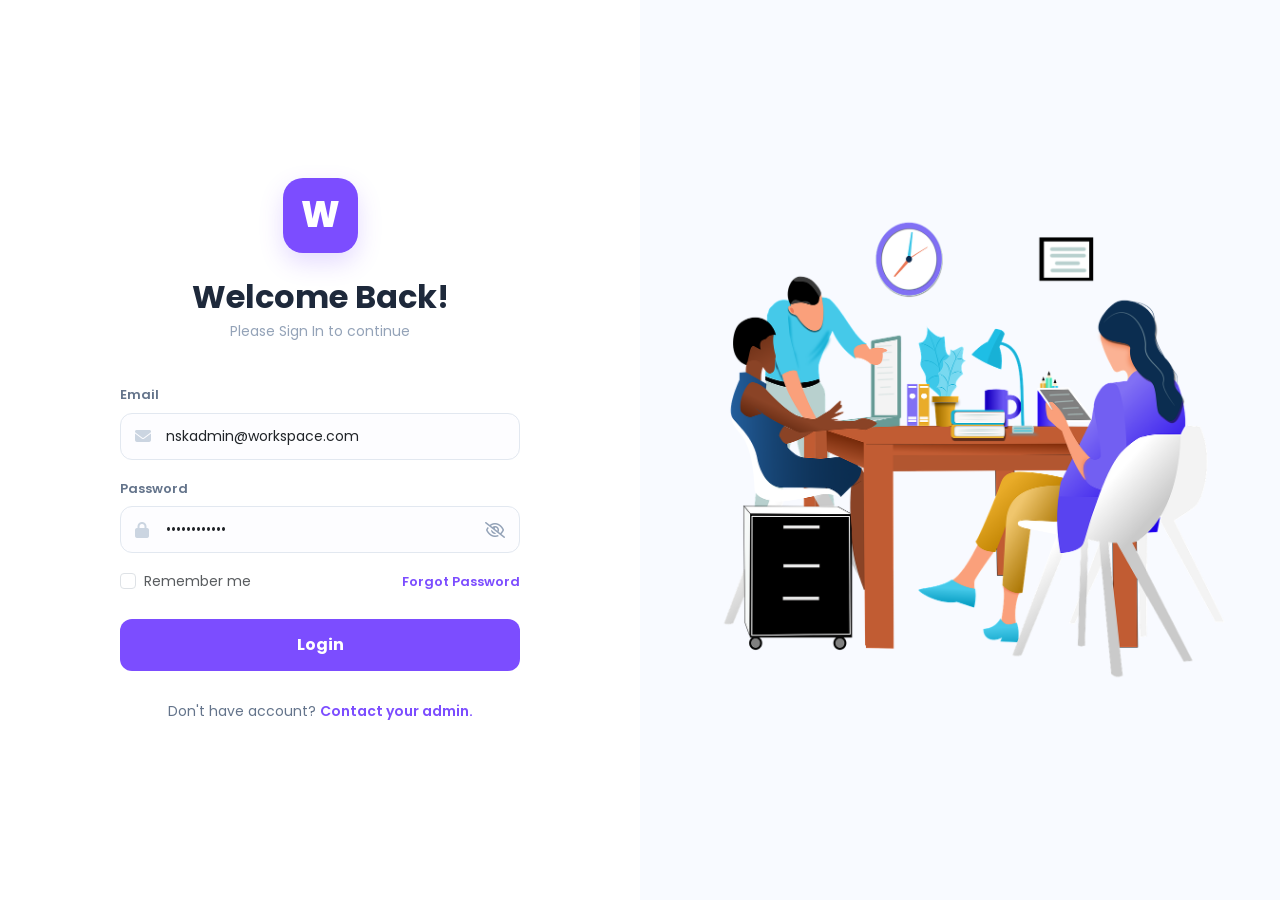
<file: index.html>
<!DOCTYPE html>
<html lang="en">

<head>
    <meta charset="UTF-8">
    <meta name="viewport" content="width=device-width, initial-scale=1.0">
    <title>Modern Workspace Dashboard</title>
    <link href="https://cdn.jsdelivr.net/npm/bootstrap@5.3.0/dist/css/bootstrap.min.css" rel="stylesheet">
    <link rel="stylesheet" href="https://cdnjs.cloudflare.com/ajax/libs/font-awesome/6.4.0/css/all.min.css">
    <link href="https://fonts.googleapis.com/css2?family=Poppins:wght@300;400;500;600;700&display=swap"
        rel="stylesheet">
    <link rel="stylesheet" href="css/style.css">
    <link rel="stylesheet" href="css/responsiveStyle.css">
</head>

<body>

    <div class="sidebar-overlay" id="overlay" onclick="toggleMenu()"></div>

    <aside class="sidebar-left" id="sidebar">
        <a href="#" class="brand-logo">
            <i class="fa-solid fa-layer-group"></i>
            <span>Workspace</span>
        </a>
        <nav class="nav-menu">
            <a href="#" class="nav-item-custom active"><i class="fa-solid fa-house"></i> Dashboard</a>
            <a href="#" class="nav-item-custom"><i class="fa-solid fa-users"></i> Team Workspace</a>
            <a href="#" class="nav-item-custom"><i class="fa-solid fa-building"></i> Corporate</a>
            <a href="#" class="nav-item-custom mt-3"><i class="fa-solid fa-plus-circle"></i> New Team</a>
        </nav>
        <div class="sidebar-footer-card">
            <h6 class="small fw-bold mb-1">PRO PLAN</h6>
            <p class="text-muted" style="font-size: 10px; font-weight: 500;">Expires on <span
                    id="expiry-date">--/--/----</span></p>
            <button class="btn btn-primary btn-sm w-100 rounded-pill py-2 fw-bold" style="font-size: 12px;">Upgrade
                Now</button>
        </div>

        <div class="dropdown mt-4">
            <div class="d-flex align-items-center gap-2 cursor-pointer dropdown-toggle" data-bs-toggle="dropdown"
                aria-expanded="false" style="cursor: pointer;">
                <img src="https://ui-avatars.com/api/?name=Admin&background=6366f1&color=fff" class="rounded-circle"
                    width="30">
                <span class="small fw-medium">Admin User</span>
            </div>
            <ul class="dropdown-menu shadow-sm">
                <li><a class="dropdown-item" href="#"><i class="fa-solid fa-user-pen me-2"></i> Edit Profile</a></li>
                <li>
                    <hr class="dropdown-divider">
                </li>
                <li><a class="dropdown-item text-danger" href="javascript:void(0)" onclick="logoutUser()"><i
                            class="fa-solid fa-right-from-bracket me-2"></i> Logout</a></li>
            </ul>
        </div>
    </aside>

    <header class="content-header">
        <div class="d-flex align-items-center flex-grow-1">
            <button class="menu-toggle" onclick="toggleMenu()">
                <i class="fa-solid fa-bars-staggered"></i>
            </button>
            <div class="search-wrapper">
                <i class="fa fa-search"></i>
                <input type="text" placeholder="Search for databases...">
            </div>
        </div>
        <div class="d-flex align-items-center gap-3">

            <div class="dropdown">
                <i class="fa-regular fa-bell fs-5 text-muted cursor-pointer dropdown-toggle" data-bs-toggle="dropdown"
                    aria-expanded="false"></i>
                <ul class="dropdown-menu dropdown-menu-end shadow-lg notif-menu">
                    <div class="notif-header">Notifications</div>
                    <li><a class="dropdown-item d-flex align-items-start gap-2 py-3" href="#">
                            <div class="p-2 rounded bg-light text-primary"><i class="fa-solid fa-user-plus"></i></div>
                            <div>
                                <div class="fw-bold text-dark">Rahul Joined</div><small
                                    class="text-muted text-wrap">Joined your workspace 5m ago.</small>
                            </div>
                        </a></li>
                    <li><a class="dropdown-item d-flex align-items-start gap-2 py-3" href="#">
                            <div class="p-2 rounded bg-light text-success"><i class="fa-solid fa-check"></i></div>
                            <div>
                                <div class="fw-bold text-dark">Backup Successful</div><small
                                    class="text-muted text-wrap">Database was backed up successfully.</small>
                            </div>
                        </a></li>
                    <li>
                        <hr class="dropdown-divider">
                    </li>
                    <li class="text-center"><a class="dropdown-item text-primary fw-bold" href="#">See all
                            notifications</a></li>
                </ul>
            </div>

            <div class="dropdown">
                <i class="fa-solid fa-gear fs-5 text-muted cursor-pointer dropdown-toggle" data-bs-toggle="dropdown"
                    aria-expanded="false"></i>
                <ul class="dropdown-menu dropdown-menu-end shadow-lg">
                    <li><a class="dropdown-item" href="#"><i class="fa-solid fa-id-card me-2"></i> Account Settings</a>
                    </li>
                    <li><a class="dropdown-item" href="#"><i class="fa-solid fa-wallet me-2"></i> Billing & Plans</a>
                    </li>
                    <li><a class="dropdown-item" href="#"><i class="fa-solid fa-lock me-2"></i> Security</a></li>
                </ul>
            </div>

            <div class="vr mx-2 d-sm-block"></div>
            <div class="fw-bold small d-sm-block">My Workspace</div>
        </div>
    </header>

    <main class="main-content">
        <div class="section-title">My Dashboard</div>
        <div class="app-grid">
            <div class="modern-card" onclick="window.location.href='accounting.html'">
                <div class="icon-box c-indigo"><i class="fa-solid fa-calculator"></i></div>
                <div class="card-label">Accounting</div>
            </div>
            <div class="modern-card" onclick="window.location.href='collections.html'">
                <div class="icon-box c-amber"><i class="fa-solid fa-images"></i></div>
                <div class="card-label">Collections</div>
            </div>
            <div class="modern-card" onclick="window.location.href='contacts.html'">
                <div class="icon-box c-emerald"><i class="fa-solid fa-address-book"></i></div>
                <div class="card-label">Contacts</div>
            </div>
            <div class="modern-card" onclick="window.location.href='crmSystem.html'">
                <div class="icon-box c-violet"><i class="fa-solid fa-database"></i></div>
                <div class="card-label">CRM System</div>
            </div>
            <div class="modern-card" onclick="window.location.href='inventory.html'">
                <div class="icon-box c-rose"><i class="fa-solid fa-box-archive"></i></div>
                <div class="card-label">Inventory</div>
            </div>
            <div class="modern-card" onclick="window.location.href='invoices.html'">
                <div class="icon-box c-indigo"><i class="fa-solid fa-file-invoice"></i></div>
                <div class="card-label">Invoices</div>
            </div>
        </div>

        <div class="section-title mt-5">Quick Actions</div>
        <div class="app-grid mb-4">
            <div class="modern-card action-card">
                <div class="icon-box text-muted"><i class="fa-solid fa-plus"></i></div>
                <div class="card-label">New DB</div>
            </div>
            <div class="modern-card action-card">
                <div class="icon-box text-muted"><i class="fa-solid fa-cloud-arrow-down"></i></div>
                <div class="card-label">Import</div>
            </div>
        </div>

        <aside class="sidebar-right">
            <div class="notif-title">Recent Activity</div>
            <div class="notif-item">
                <div class="notif-icon c-indigo"><i class="fa-solid fa-user-plus"></i></div>
                <div class="small fw-bold">New Member Joined</div>
                <div class="text-muted" style="font-size: 11px;">Rahul joined 'Sales Team' 5m ago.</div>
            </div>
            <div class="notif-item">
                <div class="notif-icon c-amber"><i class="fa-solid fa-database"></i></div>
                <div class="small fw-bold">Database Updated</div>
                <div class="text-muted" style="font-size: 11px;">CRM System was updated by Admin.</div>
            </div>
            <div class="notif-item">
                <div class="notif-icon c-emerald"><i class="fa-solid fa-circle-check"></i></div>
                <div class="small fw-bold">Backup Completed</div>
                <div class="text-muted" style="font-size: 11px;">Automatic cloud backup successful.</div>
            </div>
        </aside>
    </main>

    <footer class="fixed-bottom-footer">
        <div>
            <a href="#" class="text-muted text-decoration-none me-3 small">Support</a>
            <a href="#" class="text-muted text-decoration-none small">Documentation</a>
        </div>

        <div class="small text-muted fw-medium d-flex align-items-center gap-3">
            <div class="d-flex align-items-center gap-2">
                <span class="status-dot"></span>
                <span>All systems operational</span>
            </div>
            <div class="vr text-secondary d-none d-md-block" style="height: 15px; opacity: 0.3;"></div>
            <span class="fw-bold text-primary d-none d-md-inline" style="font-size: 11px;">REL v1.0.4</span>
        </div>
    </footer>

    <script src="https://cdn.jsdelivr.net/npm/bootstrap@5.3.0/dist/js/bootstrap.bundle.min.js"></script>
    <script src="js/main.js"></script>
</body>

</html>
</file>
<file: css/style.css>
:root {
    --primary-color: #6366f1;
    --bg-body: #f8fafc;
    --sidebar-bg: #ffffff;
    --sidebar-width: 260px;
    --right-panel-width: 320px;
    --header-height: 70px;
    --footer-height: 60px;
}

body {
    font-family: 'Poppins', sans-serif;
    background-color: var(--bg-body);
    color: #1e293b;
    margin: 0;
    -webkit-font-smoothing: antialiased;
}

.dropdown-toggle::after {
    display: none;
}

.dropdown-menu {
    border: none;
    box-shadow: 0 10px 40px rgba(0, 0, 0, 0.1);
    border-radius: 15px;
    padding: 10px;
    margin-top: 10px !important;
}

.dropdown-item {
    border-radius: 10px;
    padding: 8px 15px;
    font-size: 14px;
    color: #64748b;
    font-weight: 500;
}

.dropdown-item:hover {
    background-color: #f1f5ff;
    color: var(--primary-color);
}

.notif-menu {
    width: 300px;
}

.notif-header {
    font-size: 14px;
    font-weight: 700;
    padding: 10px 15px;
    border-bottom: 1px solid #f1f5f9;
    margin-bottom: 5px;
}

.sidebar-left {
    width: var(--sidebar-width);
    height: 100vh;
    background: var(--sidebar-bg);
    border-right: 1px solid #e2e8f0;
    position: fixed;
    left: 0;
    top: 0;
    padding: 30px 20px;
    display: flex;
    flex-direction: column;
    z-index: 1100;
    transition: transform 0.3s ease;
}

.brand-logo {
    font-size: 24px;
    font-weight: 700;
    color: var(--primary-color);
    margin-bottom: 40px;
    display: flex;
    align-items: center;
    gap: 10px;
    text-decoration: none;
}

.nav-menu {
    list-style: none;
    padding: 0;
    margin-bottom: auto;
}

.nav-item-custom {
    padding: 12px 15px;
    border-radius: 12px;
    margin-bottom: 5px;
    display: flex;
    align-items: center;
    gap: 12px;
    text-decoration: none;
    color: #64748b;
    font-weight: 500;
    transition: 0.3s;
}

.nav-item-custom.active,
.nav-item-custom:hover {
    background: #f1f5ff;
    color: var(--primary-color);
}

.sidebar-footer-card {
    background: #f8fafc;
    border-radius: 16px;
    padding: 15px;
    margin-top: 20px;
    border: 1px solid #eef2f6;
}

.content-header {
    height: var(--header-height);
    position: fixed;
    top: 0;
    left: var(--sidebar-width);
    right: 0;
    background: #fff;
    border-bottom: 1px solid #e2e8f0;
    display: flex;
    justify-content: space-between;
    align-items: center;
    padding: 0 30px;
    z-index: 1000;
}

.search-wrapper {
    position: relative;
    width: 400px;
}

.search-wrapper input {
    padding: 10px 15px 10px 40px;
    border-radius: 12px;
    border: 1px solid #e2e8f0;
    width: 100%;
    font-size: 14px;
    background: #fff;
}

.search-wrapper i {
    position: absolute;
    left: 15px;
    top: 14px;
    color: #94a3b8;
}

.menu-toggle {
    display: none;
    background: #fff;
    border: 1px solid #e2e8f0;
    padding: 8px 12px;
    border-radius: 10px;
    margin-right: 15px;
}

.sidebar-right {
    width: var(--right-panel-width);
    position: fixed;
    right: 0;
    top: var(--header-height);
    bottom: var(--footer-height);
    background: #ffffff;
    border-left: 1px solid #e2e8f0;
    padding: 25px 20px;
    z-index: 900;
    overflow-y: auto;
}

.main-content {
    margin-left: var(--sidebar-width);
    margin-right: var(--right-panel-width);
    margin-top: var(--header-height);
    padding: 30px;
    padding-bottom: 80px;
    min-height: calc(100vh - var(--header-height));
    transition: all 0.3s ease;
}

.section-title {
    font-size: 18px;
    font-weight: 700;
    margin-bottom: 25px;
}

.app-grid {
    display: grid;
    grid-template-columns: repeat(auto-fill, minmax(140px, 1fr));
    gap: 20px;
}

.modern-card {
    background: white;
    border-radius: 20px;
    padding: 25px 15px;
    text-align: center;
    border: 1px solid #f1f5f9;
    box-shadow: 0 10px 25px rgba(0, 0, 0, 0.03);
    transition: 0.3s;
    cursor: pointer;
}

.modern-card:hover {
    transform: translateY(-5px);
    box-shadow: 0 15px 30px rgba(0, 0, 0, 0.08);
}

.icon-box {
    width: 48px;
    height: 48px;
    border-radius: 14px;
    display: flex;
    align-items: center;
    justify-content: center;
    margin: 0 auto 15px;
    font-size: 20px;
}

.card-label {
    font-size: 13px;
    font-weight: 600;
    color: #334155;
}

.action-card {
    border: 2px dashed #e2e8f0;
    background: transparent;
    box-shadow: none;
}

.notif-title {
    font-weight: 700;
    margin-bottom: 15px;
}

.notif-item {
    padding: 15px;
    border-radius: 18px;
    background: #ffffff;
    margin-bottom: 15px;
    border: 1px solid #f1f5f9;
    box-shadow: 0 4px 10px rgba(0, 0, 0, 0.02);
}

.notif-icon {
    width: 32px;
    height: 32px;
    border-radius: 8px;
    display: flex;
    align-items: center;
    justify-content: center;
    font-size: 14px;
    margin-bottom: 10px;
}

/* Footer */
.fixed-bottom-footer {
    height: var(--footer-height);
    position: fixed;
    bottom: 0;
    left: var(--sidebar-width);
    right: 0;
    background: #fff;
    border-top: 1px solid #e2e8f0;
    display: flex;
    justify-content: space-between;
    align-items: center;
    padding: 0 30px;
    z-index: 1000;
}

.status-dot {
    width: 8px;
    height: 8px;
    background-color: #10b981;
    border-radius: 50%;
    display: inline-block;
    box-shadow: 0 0 0 0 rgba(16, 185, 129, 0.7);
    animation: pulse-green 2s infinite;
}

@keyframes pulse-green {
    0% {
        transform: scale(0.95);
        box-shadow: 0 0 0 0 rgba(16, 185, 129, 0.7);
    }

    70% {
        transform: scale(1);
        box-shadow: 0 0 0 6px rgba(16, 185, 129, 0);
    }

    100% {
        transform: scale(0.95);
        box-shadow: 0 0 0 0 rgba(16, 185, 129, 0);
    }
}

.dropdown i {
    cursor: pointer;
}

.c-indigo {
    background: #e0e7ff;
    color: #4338ca;
}

.c-amber {
    background: #ffedd5;
    color: #ea580c;
}

.c-emerald {
    background: #dcfce7;
    color: #15803d;
}

.c-violet {
    background: #f3e8ff;
    color: #7e22ce;
}

.c-rose {
    background: #ffe4e6;
    color: #e11d48;
}

.sidebar-overlay {
    position: fixed;
    top: 0;
    left: 0;
    width: 100%;
    height: 100%;
    background: rgba(0, 0, 0, 0.2);
    z-index: 1050;
    display: none;
}

:root {
    --auth-purple: #7c4dff;
}

.login-page-wrapper {
    height: 100vh;
    background-color: #fff;
    overflow: hidden;
}

.login-form-side {
    display: flex;
    align-items: center;
    justify-content: center;
    padding: 60px;
    background: #fff;
    z-index: 10;
}

.login-form-inner {
    width: 100%;
    max-width: 400px;
    position: relative;
}

.btn-back {
    display: inline-flex;
    align-items: center;
    justify-content: center;
    width: 40px;
    height: 40px;
    background: #f1f1ff;
    border-radius: 10px;
    color: var(--auth-purple);
    text-decoration: none;
    margin-bottom: 40px;
}

.brand-logo-container {
    text-align: center;
    margin-bottom: 25px;
}

.logo-box {
    width: 75px;
    height: 75px;
    background: var(--auth-purple);
    border-radius: 20px;
    color: #fff;
    font-size: 36px;
    font-weight: 800;
    display: flex;
    align-items: center;
    justify-content: center;
    margin: 0 auto;
    box-shadow: 0 10px 25px rgba(124, 77, 255, 0.2);
}

.auth-title {
    font-weight: 700;
    text-align: center;
    color: #1e293b;
    margin-bottom: 5px;
}

.auth-subtitle {
    text-align: center;
    color: #94a3b8;
    font-size: 14px;
    margin-bottom: 40px;
}

.form-label {
    font-size: 13px;
    font-weight: 600;
    color: #64748b;
}

.input-with-icon {
    position: relative;
}

.input-with-icon i:not(.toggle-pass) {
    position: absolute;
    left: 15px;
    top: 50%;
    transform: translateY(-50%);
    color: #cbd5e1;
    font-size: 16px;
}

.input-with-icon .form-control {
    padding: 12px 45px;
    border-radius: 12px;
    border: 1px solid #e2e8f0;
    background: #fdfdff;
    font-size: 14px;
}

.toggle-pass {
    position: absolute;
    right: 15px;
    top: 50%;
    transform: translateY(-50%);
    cursor: pointer;
    color: #94a3b8;
}

.forgot-link {
    text-decoration: none;
    font-size: 13px;
    color: var(--auth-purple);
    font-weight: 600;
}

.btn-login-primary {
    width: 100%;
    padding: 14px;
    background: var(--auth-purple);
    color: #fff;
    border-radius: 12px;
    border: none;
    font-weight: 700;
    transition: 0.3s;
}

.btn-login-primary:hover {
    background-color: #6f3ff5;
    transform: translateY(-2px);
    box-shadow: 0 8px 20px rgba(124, 77, 255, 0.3);
    color: #fff;
}

.auth-footer {
    text-align: center;
    margin-top: 30px;
    font-size: 14px;
    color: #64748b;
}

.auth-footer a {
    color: var(--auth-purple);
    text-decoration: none;
    font-weight: 600;
}

.login-visual-side {
    background-color: #f8faff;
    display: flex;
    align-items: center;
    justify-content: center;
}

.illustration-wrapper img {
    width: 80%;
    height: auto;
}

.illustration-wrapper {
    display: flex;
    align-items: center;
    justify-content: center;
}

.form-check-input:checked {
    background-color: var(--auth-purple) !important;
    border-color: var(--auth-purple) !important;

}


.kpi-icon {
    width: 40px;
    height: 40px;
    border-radius: 12px;
    display: flex;
    align-items: center;
    justify-content: center;
    font-size: 18px;
}

.x-small {
    font-size: 11px;
}

.bg-indigo-subtle {
    background: #eef2ff;
}

.bg-amber-subtle {
    background: #fffbeb;
}

.text-amber {
    color: #d97706;
}

.kpi-card {
    transition: 0.3s;
    cursor: pointer;
}

.kpi-card:hover {
    border-color: #6366f1 !important;
    transform: translateY(-3px);
}

.activity-dot {
    width: 10px;
    height: 10px;
    border-radius: 50%;
    margin-top: 4px;
    flex-shrink: 0;
}

.table-card {
    background: #fff;
    border-radius: 20px;
    border: 1px solid #f1f5f9;
    box-shadow: 0 4px 15px rgba(0, 0, 0, 0.02);
    overflow: hidden;
}

.table thead th {
    background: #fafbfc;
    padding: 15px 10px;
    font-weight: 700;
    font-size: 11px;
    letter-spacing: 0.5px;
}

.table tbody tr {
    transition: 0.2s;
    cursor: pointer;
}

.table tbody td {
    padding: 15px 10px;
}

.pagination .page-item .page-link {
    border: none;
    color: #64748b;
    font-size: 13px;
    font-weight: 600;
    margin: 0 3px;
    border-radius: 8px !important;
    padding: 6px 12px;
}

.pagination .page-item.active .page-link {
    background-color: var(--primary-color);
    color: #fff;
    box-shadow: 0 4px 10px rgba(99, 102, 241, 0.3);
}

.pagination .page-item.disabled .page-link {
    background: transparent;
    color: #cbd5e1;
}

.pagination .page-link:hover:not(.active) {
    background-color: #f1f5ff;
    color: var(--primary-color);
}

.list-group-item-action:hover {
    background: #f8fafc;
    color: var(--primary-color);
}


.collection-card {
    background: #fff;
    border-radius: 20px;
    border: 1px solid #f1f5f9;
    overflow: hidden;
    transition: 0.3s;
    box-shadow: 0 4px 15px rgba(0, 0, 0, 0.02);
}

.collection-card:hover {
    transform: translateY(-5px);
    box-shadow: 0 10px 25px rgba(0, 0, 0, 0.05);
}

.image-wrapper {
    position: relative;
    height: 160px;
    overflow: hidden;
}

.image-wrapper img {
    width: 100%;
    height: 100%;
    object-fit: cover;
}

.overlay-actions {
    position: absolute;
    top: 10px;
    right: 10px;
    display: flex;
    gap: 5px;
    opacity: 0;
    transition: 0.3s;
}

.collection-card:hover .overlay-actions {
    opacity: 1;
}

.btn-white {
    background: rgba(255, 255, 255, 0.9);
    color: #1e293b;
    border: none;
    width: 30px;
    height: 30px;
    display: flex;
    align-items: center;
    justify-content: center;
}

.border-dashed:hover {
    border-color: var(--primary-color) !important;
    background: #f1f5ff !important;
}


.stat-card {
    border: 1px solid #f1f5f9;
    border-radius: 24px;
    padding: 24px;
    background: #fff;
    box-shadow: 0 4px 20px rgba(0, 0, 0, 0.02);
    display: flex;
    align-items: center;
    gap: 20px;
    transition: transform 0.3s ease;
}

.stat-card:hover {
    transform: translateY(-5px);
}

.stat-icon {
    width: 55px;
    height: 55px;
    border-radius: 16px;
    display: flex;
    align-items: center;
    justify-content: center;
    font-size: 22px;
}

.table-card {
    background: #fff;
    border-radius: 20px;
    border: 1px solid #f1f5f9;
    box-shadow: 0 10px 30px rgba(0, 0, 0, 0.02);
    overflow: hidden;
}

.table thead th {
    background-color: #fafbfc;
    padding: 18px 25px;
    font-size: 11px;
    text-transform: uppercase;
    letter-spacing: 1.2px;
    color: #94a3b8;
    border-bottom: 1px solid #f1f5f9;
    font-weight: 700;
}

.table tbody td {
    padding: 20px 25px;
    border-bottom: 1px solid #f8fafc;
    vertical-align: middle;
}

.client-avatar {
    width: 38px;
    height: 38px;
    border-radius: 10px;
    display: flex;
    align-items: center;
    justify-content: center;
    font-weight: 700;
    font-size: 13px;
}

.transac-name {
    font-size: 14px;
    font-weight: 700;
    color: #1e293b;
    margin-bottom: 2px;
}

.transac-sub {
    font-size: 12px;
    color: #94a3b8;
}

.cat-badge {
    background: #f8fafc;
    color: #64748b;
    font-weight: 600;
    font-size: 11px;
    padding: 6px 14px;
    border-radius: 20px;
}

.amount-txt {
    font-weight: 700;
    font-size: 14px;
}

.date-txt {
    font-size: 13px;
    color: #64748b;
}

.status-badge {
    padding: 6px 14px;
    border-radius: 8px;
    font-size: 11px;
    font-weight: 700;
}

.chart-container {
    margin-top: 20px;
    padding: 10px;
    background: #ffffff;
    border-radius: 20px;
    height: 280px;
    display: flex;
    justify-content: center;
    align-items: center;
}

.chart-legend-item {
    display: flex;
    align-items: center;
    gap: 10px;
    margin-bottom: 10px;
    font-size: 12px;
    font-weight: 500;
    color: #64748b;
}

.legend-dot {
    width: 10px;
    height: 10px;
    border-radius: 3px;
}

.inv-icon {
    width: 42px;
    height: 42px;
    border-radius: 12px;
    display: flex;
    align-items: center;
    justify-content: center;
    font-size: 18px;
}

.x-small {
    font-size: 11px;
}

.bg-indigo-subtle {
    background: #eef2ff;
}

.text-indigo {
    color: #6366f1;
}

.bg-warning-subtle {
    background: #fffbeb;
}

.bg-success-subtle {
    background: #f0fdf4;
}

.bg-danger-subtle {
    background: #fef2f2;
}

.inv-kpi-card {
    transition: 0.3s;
    cursor: pointer;
}

.inv-kpi-card:hover {
    transform: translateY(-5px);
    border-color: #6366f1 !important;
}

.table-hover tbody tr:hover {
    background-color: #f8fafc;
}

.badge-outline {
    border: 1px solid #e2e8f0;
    background: #fff;
    color: #64748b;
}

.inv-premium-card {
    background: #fff;
    border-radius: 20px;
    border: 1px solid #f1f5f9;
    box-shadow: 0 4px 20px rgba(0, 0, 0, 0.03);
    height: 100%;
    transition: 0.3s;
}

.border-amber {
    border: 2px solid #fbbf24 !important;
}

.border-emerald {
    border: 2px solid #10b981 !important;
}

.border-rose {
    border: 2px solid #ef4444 !important;
}

.inv-icon-box {
    width: 45px;
    height: 45px;
    border-radius: 12px;
    display: flex;
    align-items: center;
    justify-content: center;
    font-size: 18px;
}

.action-badge {
    background: #ef4444;
    color: white;
    width: 45px;
    height: 45px;
    border-radius: 50%;
    display: flex;
    align-items: center;
    justify-content: center;
    font-size: 10px;
    font-weight: 700;
    text-transform: uppercase;
    margin-top: -10px;
    margin-right: -5px;
}

.ls-1 {
    letter-spacing: 0.5px;
}

.x-small {
    font-size: 11px;
}

.inv-premium-card:hover {
    transform: translateY(-5px);
    box-shadow: 0 10px 25px rgba(0, 0, 0, 0.06);
}

.inv-premium-card {
    background: #fff;
    border-radius: 20px;
    border: 1px solid #f1f5f9;
    box-shadow: 0 4px 20px rgba(0, 0, 0, 0.03);
    height: 100%;
    transition: 0.3s;
}

.border-emerald {
    border: 2px solid #10b981 !important;
}

.border-rose {
    border: 2px solid #ef4444 !important;
}

.border-amber {
    border: 2px solid #fbbf24 !important;
}

.inv-icon-box {
    width: 45px;
    height: 45px;
    border-radius: 12px;
    display: flex;
    align-items: center;
    justify-content: center;
    font-size: 18px;
}

.action-badge {
    background: #ef4444;
    color: white;
    width: 45px;
    height: 45px;
    border-radius: 50%;
    display: flex;
    align-items: center;
    justify-content: center;
    font-size: 10px;
    font-weight: 700;
    text-transform: uppercase;
    margin-top: -10px;
    margin-right: -5px;
}

.ls-1 {
    letter-spacing: 0.5px;
}

.x-small {
    font-size: 11px;
}

.bg-indigo-subtle {
    background: #eef2ff;
}

.text-indigo {
    color: #6366f1;
}

.bg-success-subtle {
    background: #f0fdf4;
}

.bg-danger-subtle {
    background: #fef2f2;
}

.bg-warning-subtle {
    background: #fffbeb;
}

.inv-premium-card:hover {
    transform: translateY(-5px);
    box-shadow: 0 10px 25px rgba(0, 0, 0, 0.06);
}
</file>
<file: css/responsiveStyle.css>
@media (max-width: 1399px) {
      .flexDirectionNext {
        flex-direction: column;
        gap: 15px;
        align-items: flex-start !important;
    }
}

@media (max-width: 1299px) {
    .illustration-wrapper img {
        width: 95% !important;
    }
      .flexDirectionTwo {
        flex-direction: column;
        gap: 15px;
        align-items: flex-start !important;
    }
}

@media (max-width: 992px) {
    .sidebar-left {
        transform: translateX(-100%);
    }

    .sidebar-left.show {
        transform: translateX(0);
    }

    .sidebar-overlay.show {
        display: block;
    }

    .content-header,
    .fixed-bottom-footer,
    .main-content {
        left: 0;
        margin-left: 0;
    }

    .menu-toggle {
        display: block;
    }

    .fixed-bottom-footer {
        right: 0;
    }

    .login-form-side {
        padding: 40px;
    }
}

@media (max-width: 768px) {
    .flexDirection {
        flex-direction: column;
        gap: 15px;
        align-items: flex-start !important;
    }
}

@media (max-width: 576px) {
    .main-content {
        margin-right: 0;
        padding-bottom: 20px;
        margin-top: 110px;
    }

    .sidebar-right {
        position: relative;
        width: 100%;
        top: 0;
        bottom: 0;
        border-left: none;
        border-top: 1px solid #e2e8f0;
        padding: 30px 20px;
        margin-top: 20px;
        height: auto;
    }

    .fixed-bottom-footer {
        position: relative;
        margin-top: 20px;
        padding: 15px 20px;
        flex-direction: column;
        gap: 10px;
        height: auto;
    }

    .content-header {
        flex-direction: column;
        align-items: flex-start;
        gap: 15px;
        padding: 15px 30px;
        height: auto;
    }

    .search-wrapper {
        width: 100%;
        max-width: 100% !important;
    }

    header.content-header .d-flex.align-items-center.flex-grow-1 {
        width: 100%;
    }

    header.content-header .d-flex.align-items-center.gap-3 {
        width: 100%;
        justify-content: end;
    }

    .login-form-side {
        padding: 30px 20px;
    }

    .login-page-wrapper {
        overflow-y: auto;
    }

}

@media (min-width: 577px) and (max-width: 644px) {
    .stat-card {
        flex-direction: column;
    }
}
</file>
